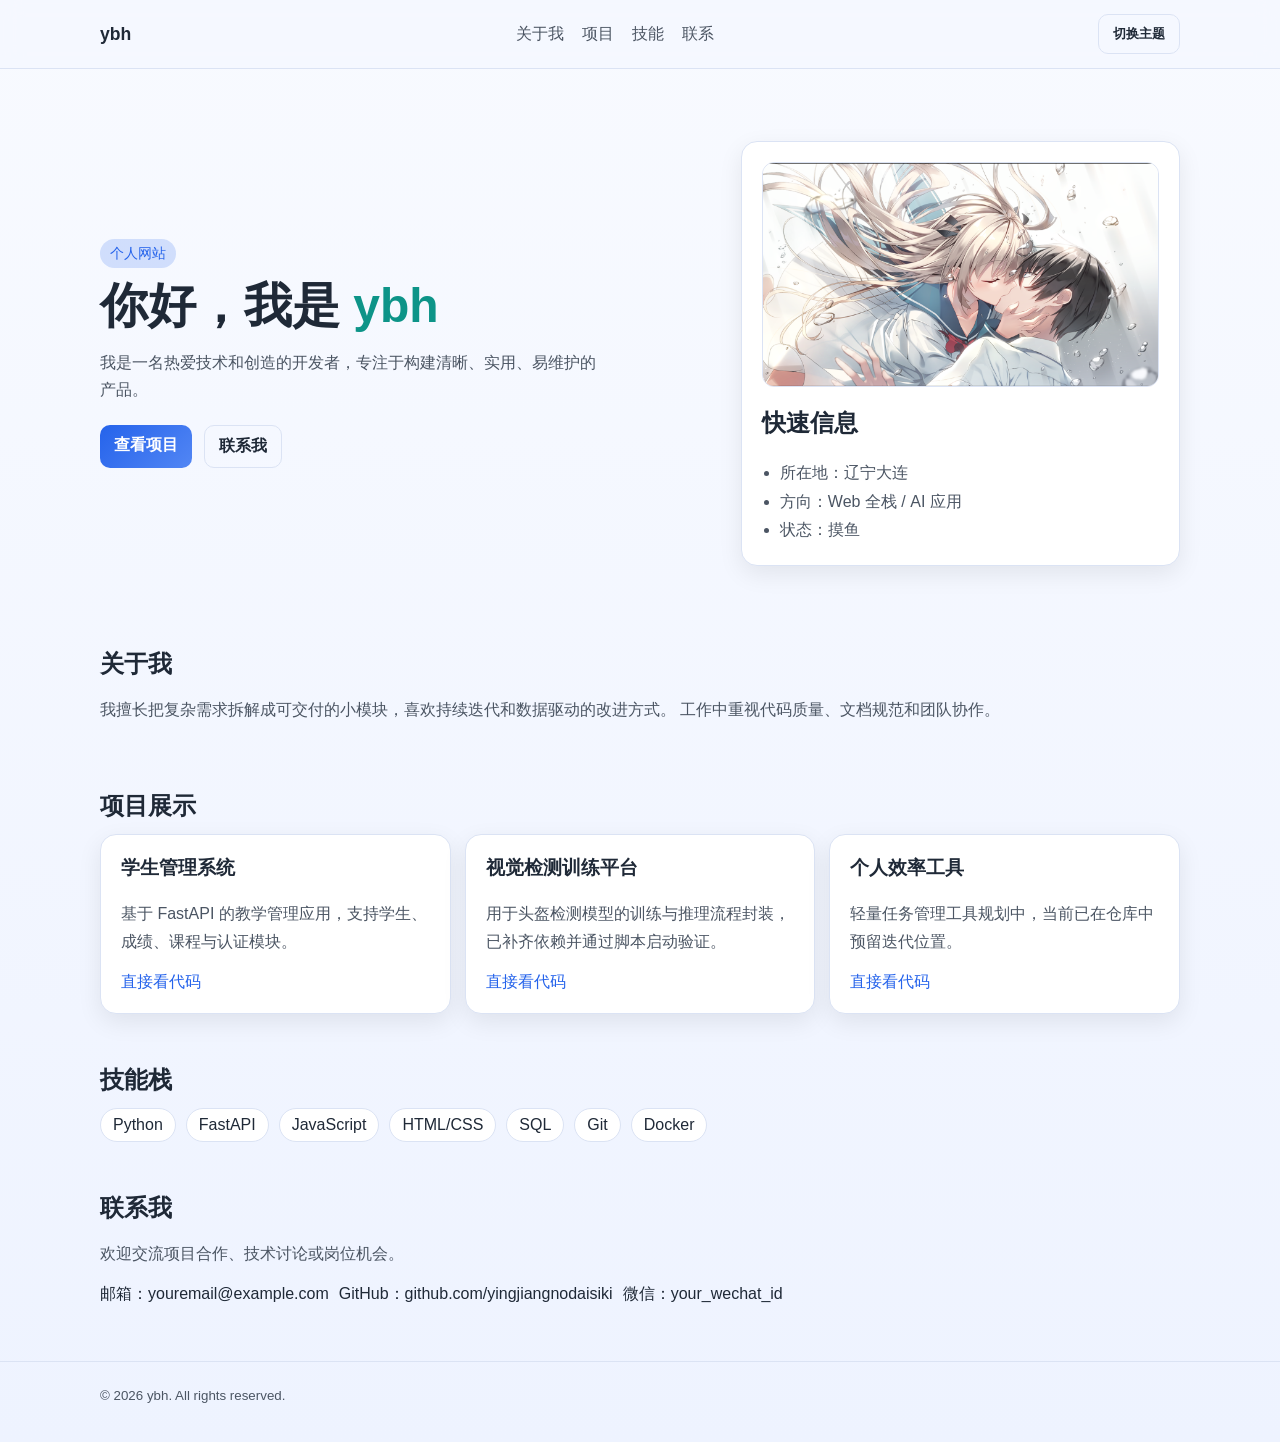
<file: index.html>
<!DOCTYPE html>
<html lang="zh-CN">
  <head>
    <meta charset="UTF-8" />
    <meta name="viewport" content="width=device-width, initial-scale=1.0" />
    <meta
      name="description"
      content="个人网站 - 展示我的简介、项目经验、技能栈与联系方式。"
    />
    <title>我的个人网站</title>
    <link rel="stylesheet" href="styles.css" />
  </head>
  <body>
    <header class="site-header">
      <nav class="container nav">
        <a href="#home" class="brand">ybh</a>
        <ul class="nav-links">
          <li><a href="#about">关于我</a></li>
          <li><a href="#projects">项目</a></li>
          <li><a href="#skills">技能</a></li>
          <li><a href="#contact">联系</a></li>
        </ul>
        <button id="theme-toggle" class="btn btn-ghost" aria-label="切换主题">
          切换主题
        </button>
      </nav>
    </header>

    <main id="home">
      <section class="hero container">
        <div>
          <p class="badge">个人网站</p>
          <h1>你好，我是 <span class="highlight">ybh</span></h1>
          <p class="lead">
            我是一名热爱技术和创造的开发者，专注于构建清晰、实用、易维护的产品。
          </p>
          <div class="hero-actions">
            <a class="btn btn-primary" href="#projects">查看项目</a>
            <a class="btn btn-secondary" href="#contact">联系我</a>
          </div>
        </div>
        <div class="hero-card">
          <img
            class="hero-image"
            src="assets/hero-screenshot.png"
            alt="个人网站截图"
          />
          <h2>快速信息</h2>
          <ul>
            <li>所在地：辽宁大连</li>
            <li>方向：Web 全栈 / AI 应用</li>
            <li>状态：摸鱼</li>
          </ul>
        </div>
      </section>

      <section id="about" class="section container">
        <h2>关于我</h2>
        <p>
          我擅长把复杂需求拆解成可交付的小模块，喜欢持续迭代和数据驱动的改进方式。
          工作中重视代码质量、文档规范和团队协作。
        </p>
      </section>

      <section id="projects" class="section container">
        <h2>项目展示</h2>
        <div class="grid">
          <article class="card">
            <h3>学生管理系统</h3>
            <p>基于 FastAPI 的教学管理应用，支持学生、成绩、课程与认证模块。</p>
            <a
              href="https://github.com/yingjiangnodaisiki/CS100/blob/main/code-showcase/student-management-main.py"
              target="_blank"
              rel="noopener noreferrer"
              aria-label="直接打开学生管理系统核心代码"
              >直接看代码</a
            >
          </article>
          <article class="card">
            <h3>视觉检测训练平台</h3>
            <p>用于头盔检测模型的训练与推理流程封装，已补齐依赖并通过脚本启动验证。</p>
            <a
              href="https://github.com/yingjiangnodaisiki/CS100/blob/main/code-showcase/vision-train.py"
              target="_blank"
              rel="noopener noreferrer"
              aria-label="直接打开视觉检测训练代码"
              >直接看代码</a
            >
          </article>
          <article class="card">
            <h3>个人效率工具</h3>
            <p>轻量任务管理工具规划中，当前已在仓库中预留迭代位置。</p>
            <a
              href="https://github.com/yingjiangnodaisiki/CS100/blob/main/code-showcase/efficiency-tool.js"
              target="_blank"
              rel="noopener noreferrer"
              aria-label="直接打开个人效率工具代码"
              >直接看代码</a
            >
          </article>
        </div>
      </section>

      <section id="skills" class="section container">
        <h2>技能栈</h2>
        <ul class="tags">
          <li>Python</li>
          <li>FastAPI</li>
          <li>JavaScript</li>
          <li>HTML/CSS</li>
          <li>SQL</li>
          <li>Git</li>
          <li>Docker</li>
        </ul>
      </section>

      <section id="contact" class="section container">
        <h2>联系我</h2>
        <p>欢迎交流项目合作、技术讨论或岗位机会。</p>
        <ul class="contact-list">
          <li>邮箱：youremail@example.com</li>
          <li>GitHub：github.com/yingjiangnodaisiki</li>
          <li>微信：your_wechat_id</li>
        </ul>
      </section>
    </main>

    <footer class="site-footer">
      <div class="container">
        <small>© <span id="year"></span> ybh. All rights reserved.</small>
      </div>
    </footer>

    <script src="script.js"></script>
  </body>
</html>
</file>
<file: styles.css>
:root {
  --bg: #0b1020;
  --panel: #121a33;
  --text: #e6e9f2;
  --muted: #b8bfd3;
  --primary: #6ea8fe;
  --accent: #7ef0c3;
  --border: #2b355d;
  --shadow: 0 10px 30px rgba(0, 0, 0, 0.25);
}

body.light {
  --bg: #f5f7ff;
  --panel: #ffffff;
  --text: #1f2937;
  --muted: #4b5563;
  --primary: #2563eb;
  --accent: #0d9488;
  --border: #dbe3f4;
  --shadow: 0 8px 24px rgba(0, 0, 0, 0.08);
}

* {
  box-sizing: border-box;
}

html,
body {
  margin: 0;
  padding: 0;
  font-family: "Segoe UI", "Microsoft YaHei", sans-serif;
  color: var(--text);
  background: radial-gradient(circle at top right, #18254f 0%, var(--bg) 40%);
  scroll-behavior: smooth;
}

body.light {
  background: linear-gradient(180deg, #f8faff 0%, #eef3ff 100%);
}

.container {
  width: min(1080px, 92%);
  margin: 0 auto;
}

.site-header {
  position: sticky;
  top: 0;
  backdrop-filter: blur(10px);
  background: color-mix(in srgb, var(--bg) 75%, transparent);
  border-bottom: 1px solid var(--border);
  z-index: 10;
}

.nav {
  display: flex;
  align-items: center;
  justify-content: space-between;
  min-height: 68px;
  gap: 16px;
}

.brand {
  font-size: 1.1rem;
  font-weight: 700;
  color: var(--text);
  text-decoration: none;
}

.nav-links {
  list-style: none;
  display: flex;
  gap: 18px;
  margin: 0;
  padding: 0;
}

.nav-links a {
  color: var(--muted);
  text-decoration: none;
}

.nav-links a:hover {
  color: var(--text);
}

.hero {
  display: grid;
  grid-template-columns: 1.4fr 1fr;
  gap: 26px;
  align-items: center;
  padding: 72px 0 52px;
}

.badge {
  display: inline-block;
  margin: 0 0 10px;
  padding: 5px 10px;
  border-radius: 999px;
  background: color-mix(in srgb, var(--primary) 18%, transparent);
  color: var(--primary);
  font-size: 0.9rem;
}

h1 {
  margin: 0 0 14px;
  line-height: 1.15;
  font-size: clamp(2rem, 4vw, 3rem);
}

.highlight {
  color: var(--accent);
}

.lead {
  color: var(--muted);
  line-height: 1.7;
  max-width: 56ch;
}

.hero-actions {
  margin-top: 22px;
  display: flex;
  gap: 12px;
}

.btn {
  border: 1px solid var(--border);
  border-radius: 10px;
  padding: 10px 14px;
  cursor: pointer;
  font-weight: 600;
}

.btn-primary {
  color: #fff;
  text-decoration: none;
  background: linear-gradient(135deg, var(--primary), #5286f4);
  border: none;
}

.btn-secondary {
  color: var(--text);
  text-decoration: none;
  background: transparent;
}

.btn-ghost {
  color: var(--text);
  background: transparent;
}

.hero-card,
.card {
  background: var(--panel);
  border: 1px solid var(--border);
  border-radius: 16px;
  padding: 20px;
  box-shadow: var(--shadow);
}

.hero-image {
  width: 100%;
  display: block;
  border-radius: 12px;
  margin-bottom: 14px;
  border: 1px solid var(--border);
}

.hero-card ul {
  margin: 12px 0 0;
  padding-left: 18px;
  color: var(--muted);
  line-height: 1.8;
}

.section {
  padding: 30px 0 20px;
}

.section h2 {
  margin: 0 0 12px;
}

.section p {
  color: var(--muted);
  line-height: 1.75;
}

.grid {
  margin-top: 10px;
  display: grid;
  grid-template-columns: repeat(3, minmax(0, 1fr));
  gap: 14px;
}

.card h3 {
  margin-top: 0;
}

.card a {
  color: var(--primary);
  text-decoration: none;
}

.tags,
.contact-list {
  display: flex;
  flex-wrap: wrap;
  gap: 10px;
  padding: 0;
  margin: 0;
  list-style: none;
}

.tags li {
  border: 1px solid var(--border);
  background: var(--panel);
  border-radius: 999px;
  padding: 7px 12px;
}

.site-footer {
  margin-top: 36px;
  padding: 24px 0 38px;
  border-top: 1px solid var(--border);
  color: var(--muted);
}

@media (max-width: 860px) {
  .nav {
    flex-wrap: wrap;
    padding: 10px 0;
  }

  .hero {
    grid-template-columns: 1fr;
    padding-top: 42px;
  }

  .grid {
    grid-template-columns: 1fr;
  }
}
</file>
